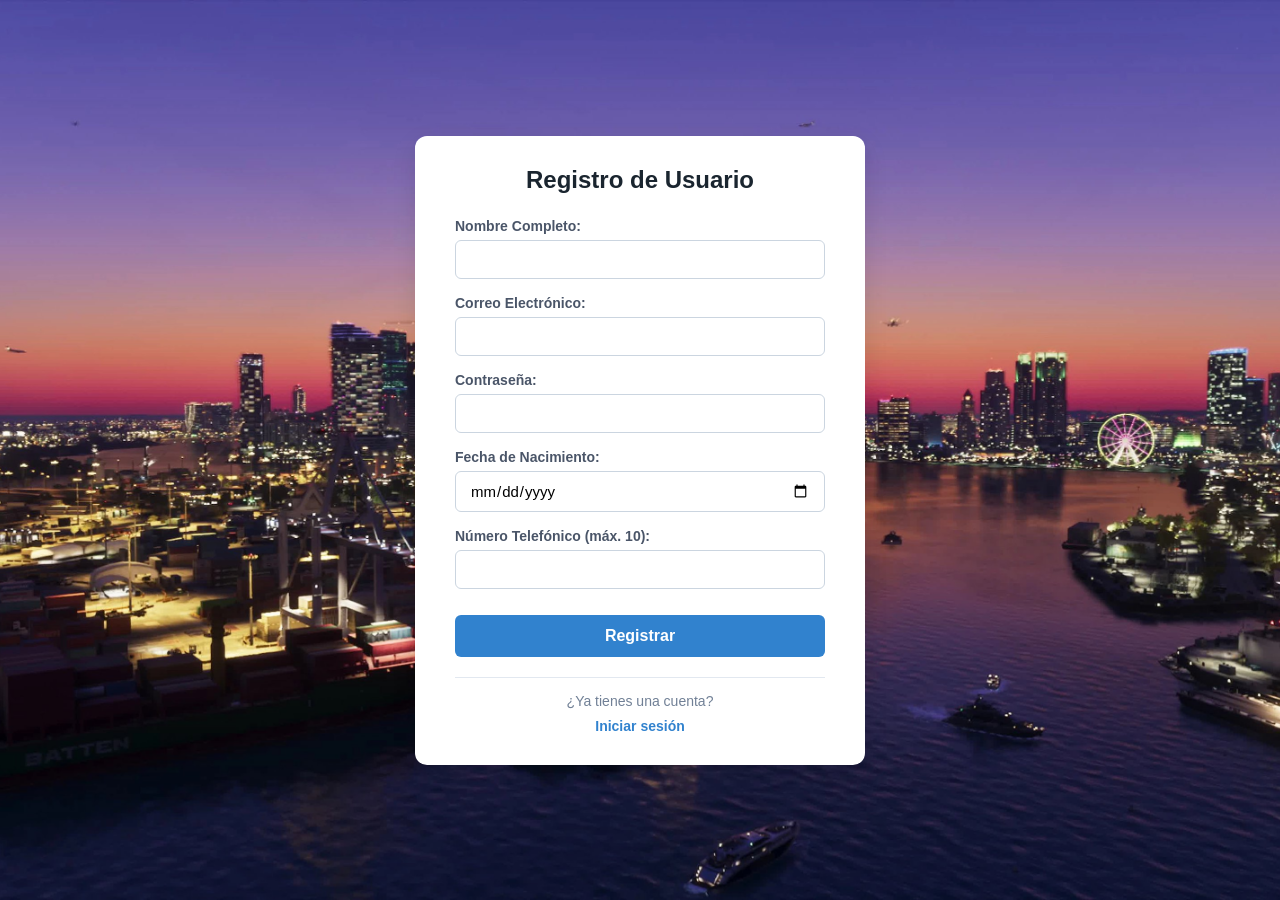
<file: index.html>
<!DOCTYPE html>
<html lang="es">
<head>
    <meta charset="UTF-8">
    <meta name="viewport" content="width=device-width, initial-scale=1.0">
    <title>Registro de Usuario - Utileria.js</title>
    <link rel="stylesheet" href="css/styles.css">
</head>
<body>

    <div class="container">
        <h1>Registro de Usuario</h1>

        <form id="formularioRegistro">
            <div class="form-group">
                <label for="nombre">Nombre Completo:</label>
                <input type="text" id="nombre" name="nombre">
                <small id="errorNombre" class="error-message"></small>
            </div>

            <div class="form-group">
                <label for="correo">Correo Electrónico:</label>
                <input type="text" id="correo" name="correo">
                <small id="errorCorreo" class="error-message"></small>
            </div>

            <div class="form-group">
                <label for="password">Contraseña:</label>
                <input type="password" id="password" name="password">
                <small id="errorPassword" class="error-message"></small>
            </div>

            <div class="form-group">
                <label for="fechaNacimiento">Fecha de Nacimiento:</label>
                <input type="date" id="fechaNacimiento" name="fechaNacimiento">
                <small id="errorFecha" class="error-message"></small>
            </div>

            <div class="form-group">
                <label for="numeroTelefono">Número Telefónico (máx. 10):</label>
                <input type="text" id="numeroTelefono" name="numeroTelefono">
                <small id="errorTelefono" class="error-message"></small>
            </div>

            <button type="submit" id="btnRegistrar">Registrar</button>
        </form>
<div class="redirect-container">
    <p>¿Ya tienes una cuenta?</p>
    <a href="login.html" class="btn-secondary">Iniciar sesión</a>
</div>

    </div>

    <div id="modalEdad" class="modal-overlay">
        <div class="modal-content">
            <h2>Resultado de Validación</h2>
            <p id="mensajeModal"></p>
            <p id="identificadorModal"></p>
            <button id="btnCerrarModal">Cerrar</button>
        </div>
    </div>

    <script src="js/utileria.js"></script>
    <script src="js/index.js"></script>
</body>
</html>
</file>
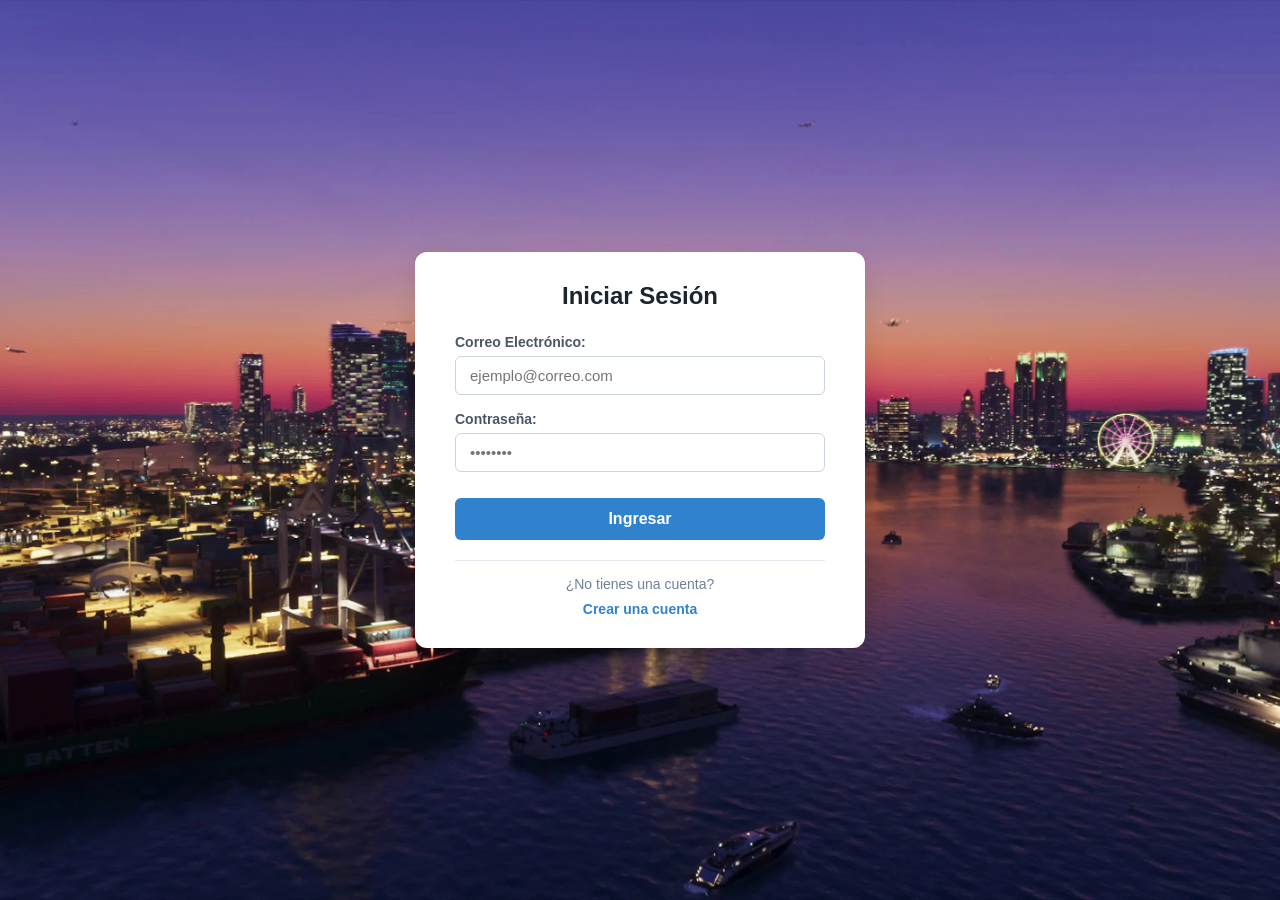
<file: login.html>
<!DOCTYPE html>
<html lang="es">
<head>
    <meta charset="UTF-8">
    <meta name="viewport" content="width=device-width, initial-scale=1.0">
    <title>Iniciar Sesión - Utileria.js</title>
    <link rel="stylesheet" href="css/styles.css">
</head>
<body>

    <div class="container">
        <h1>Iniciar Sesión</h1>

        <form id="formularioLogin">
            <div class="form-group">
                <label for="loginCorreo">Correo Electrónico:</label>
                <input type="text" id="loginCorreo" name="loginCorreo" placeholder="ejemplo@correo.com">
                <small id="errorLoginCorreo" class="error-message"></small>
            </div>

            <div class="form-group">
                <label for="loginPassword">Contraseña:</label>
                <input type="password" id="loginPassword" name="loginPassword" placeholder="••••••••">
                <small id="errorLoginPassword" class="error-message"></small>
            </div>

            <button type="submit" id="btnIngresar">Ingresar</button>
        </form>

        <!-- Sección para ir al registro -->
        <div class="redirect-container">
            <p>¿No tienes una cuenta?</p>
            <a href="index.html" class="btn-secondary">Crear una cuenta</a>
        </div>
    </div>

    <!-- Modal de Bienvenida al Iniciar Sesión -->
    <div id="modalLoginExito" class="modal-overlay">
        <div class="modal-content">
            <h2>¡Bienvenido!</h2>
            <p id="mensajeLoginExito">Has iniciado sesión correctamente.</p>
            <button id="btnCerrarModalLogin">Aceptar</button>
        </div>
    </div>

    <script src="js/utileria.js"></script>
    <script src="js/login.js"></script>
</body>
</html>
</file>
<file: css/styles.css>
* 
{

    background-image: url();
    box-sizing: border-box;
    margin: 0;
    padding: 0;
    font-family: 'Segoe UI', Tahoma, Geneva, Verdana, sans-serif;
}

body {
background-image: url('../img/fondo.jpg');
    background-size: cover;
    background-position: center;
    background-repeat: no-repeat;
    background-attachment: fixed;




    background-color: #f4f6f9;
    color: #333;
    display: flex;
    justify-content: center;
    align-items: center;
    min-height: 100vh;
    padding: 20px;
}

.container {
    background: #ffffff;
    padding: 30px 40px;
    border-radius: 12px;
    box-shadow: 0 8px 24px rgba(0, 0, 0, 0.1);
    width: 100%;
    max-width: 450px;
}

h1 {
    text-align: center;
    margin-bottom: 24px;
    color: #1a252f;
    font-size: 24px;
}

form {
    display: flex;
    flex-direction: column;
    gap: 16px;
}

.form-group {
    display: flex;
    flex-direction: column;
    gap: 6px;
}

label {
    font-weight: 600;
    font-size: 14px;
    color: #4a5568;
}

input {
    padding: 10px 14px;
    border: 1px solid #cbd5e0;
    border-radius: 6px;
    font-size: 15px;
    outline: none;
    transition: border-color 0.2s;
}

input:focus {
    border-color: #3182ce;
    box-shadow: 0 0 0 3px rgba(49, 130, 206, 0.15);
}

button {
    background-color: #3182ce;
    color: white;
    padding: 12px;
    border: none;
    border-radius: 6px;
    font-size: 16px;
    font-weight: 600;
    cursor: pointer;
    margin-top: 10px;
    transition: background-color 0.2s;
}

button:hover {
    background-color: #2b6cb0;
}

.error-message {
    color: #e53e3e;
    font-size: 12px;
    display: none;
}

.modal-overlay {
    position: fixed;
    top: 0;
    left: 0;
    width: 100%;
    height: 100%;
    background: rgba(0, 0, 0, 0.5);
    display: flex;
    justify-content: center;
    align-items: center;
    opacity: 0;
    pointer-events: none;
    transition: opacity 0.3s ease;
}

.modal-overlay.active {
    opacity: 1;
    pointer-events: all;
}

.modal-content {
    background: white;
    padding: 25px;
    border-radius: 10px;
    width: 90%;
    max-width: 400px;
    text-align: center;
    box-shadow: 0 10px 25px rgba(0,0,0,0.2);
}

.modal-content h2 {
    margin-bottom: 12px;
    color: #2d3748;
}

.modal-content p {
    margin-bottom: 10px;
    font-size: 15px;
    color: #4a5568;
}

#btnCerrarModal {
    background-color: #718096;
    margin-top: 15px;
}

#btnCerrarModal:hover {
    background-color: #4a5568;
}

.redirect-container {
    margin-top: 20px;
    padding-top: 15px;
    border-top: 1px solid #e2e8f0;
    text-align: center;
}

.redirect-container p {
    font-size: 14px;
    color: #718096;
    margin-bottom: 8px;
}

.btn-secondary {
    display: inline-block;
    color: #3182ce;
    text-decoration: none;
    font-weight: 600;
    font-size: 14px;
    transition: color 0.2s;
}

.btn-secondary:hover {
    color: #2b6cb0;
    text-decoration: underline;
}
</file>
